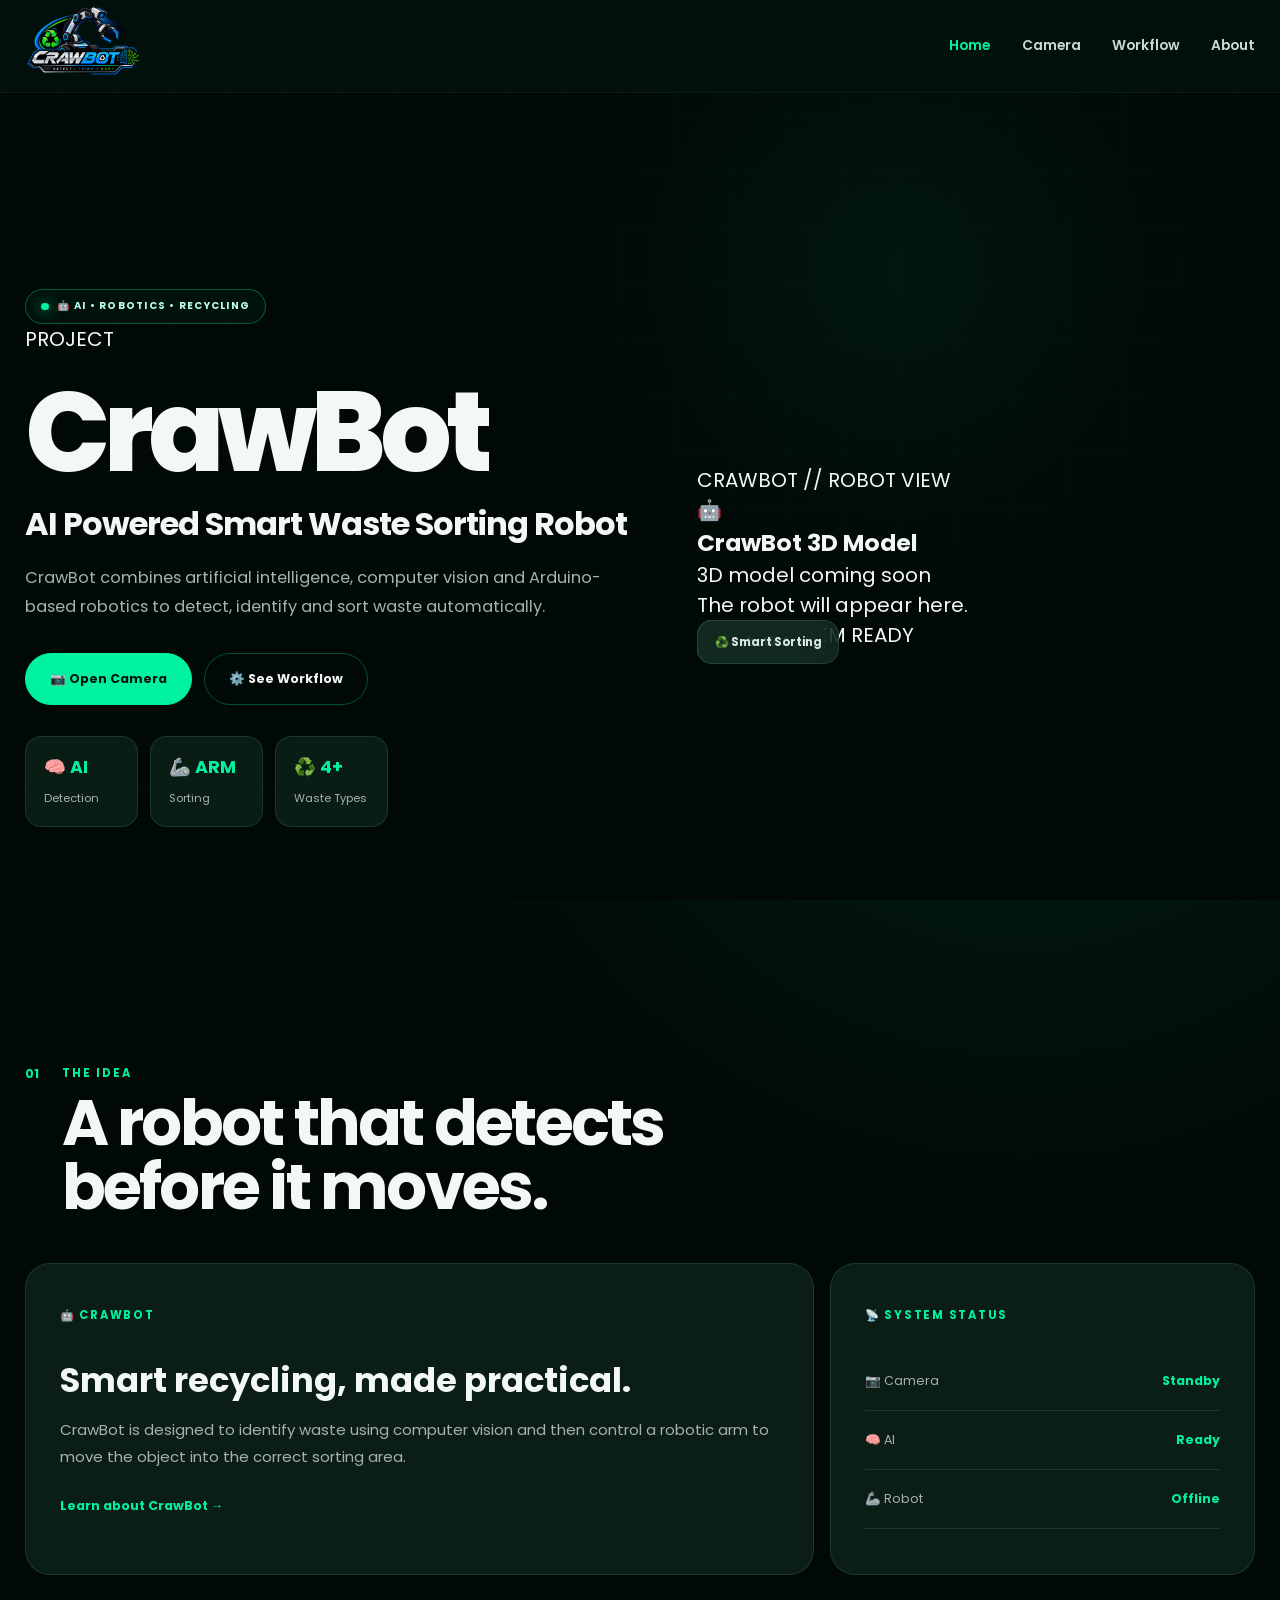
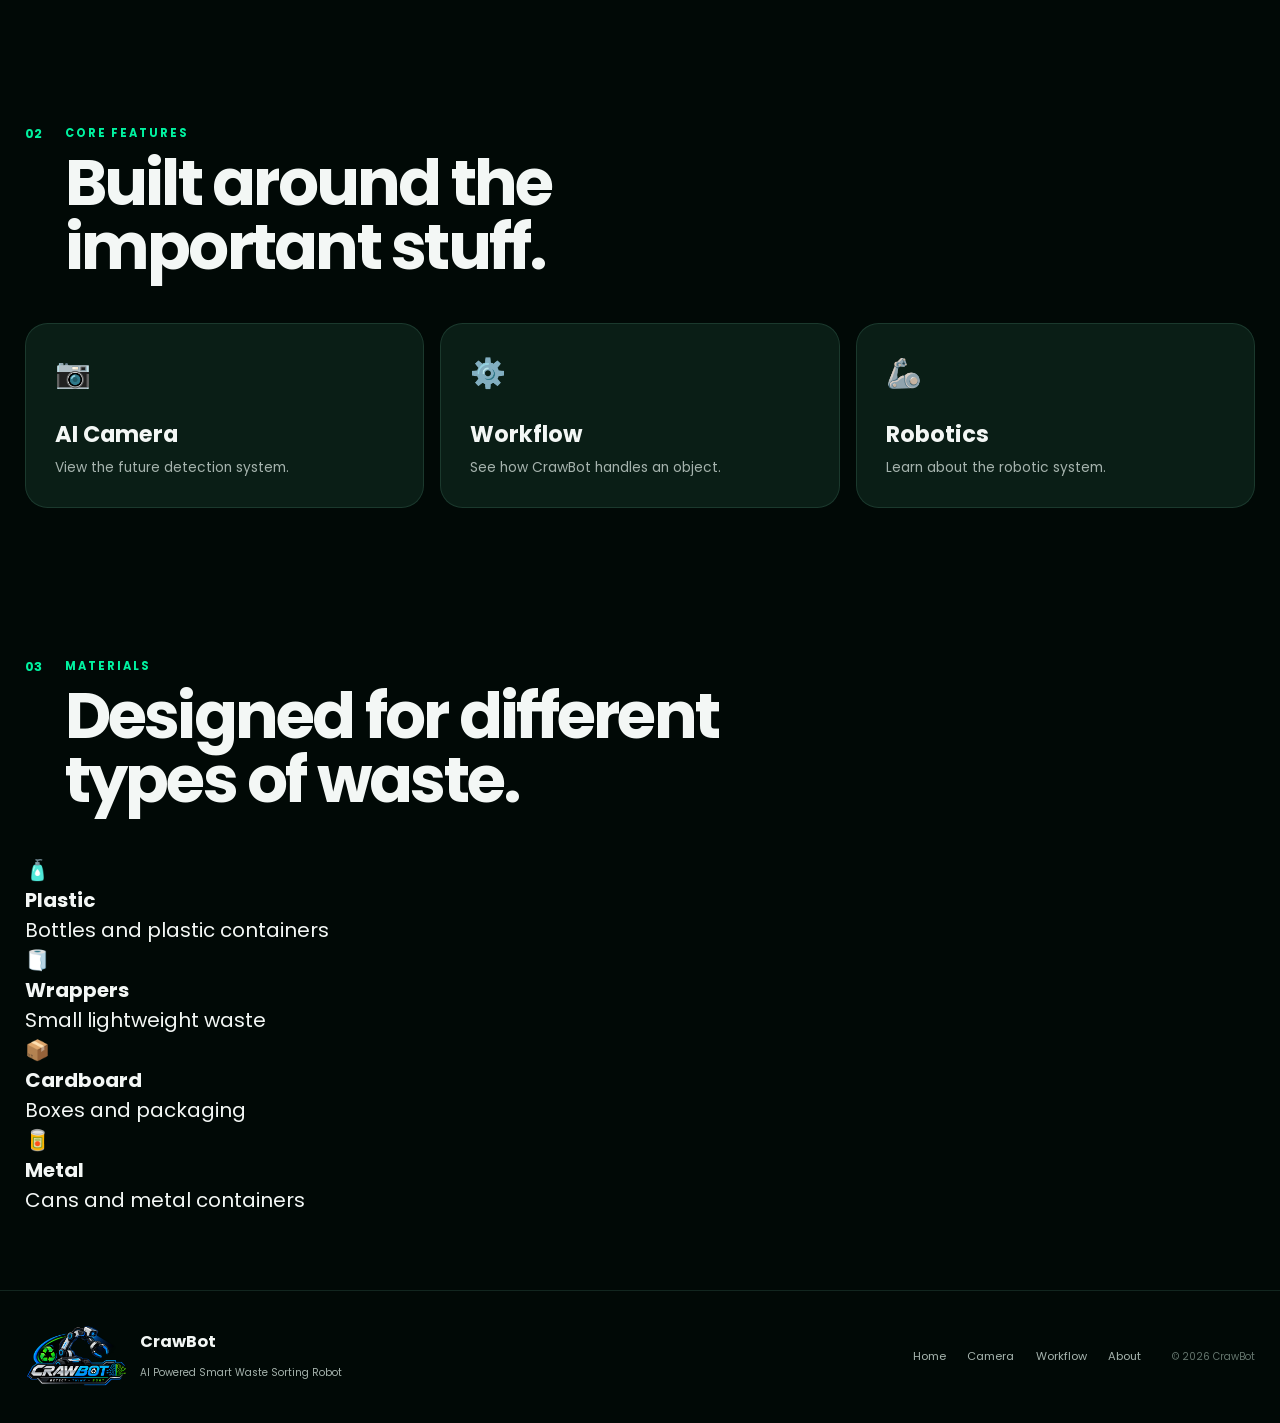
<file: index.html>
<!DOCTYPE html>
<html lang="en">
<head>
    <meta charset="UTF-8">
    <meta name="viewport" content="width=device-width, initial-scale=1.0">

    <title>CrawBot | AI Powered Smart Waste Sorting Robot</title>

    <meta
        name="description"
        content="CrawBot is an AI-powered smart waste sorting robot combining computer vision, robotics and Arduino control."
    >

    <link rel="preconnect" href="https://fonts.googleapis.com">
    <link rel="preconnect" href="https://fonts.gstatic.com" crossorigin>

    <link
        href="https://fonts.googleapis.com/css2?family=Poppins:wght@400;500;600;700;800&display=swap"
        rel="stylesheet"
    >

    <link rel="stylesheet" href="style.css">
</head>

<body>

    <div class="page-background"></div>


    <!-- NAVIGATION -->

    <header class="site-header">

        <div class="nav-inner">

            <a href="index.html" class="brand">
                <img
                    src="assets/logo.png"
                    alt="CrawBot logo"
                >
            </a>


            <nav class="nav-links" id="navLinks">

                <a
                    class="active"
                    href="index.html"
                >
                    Home
                </a>

                <a href="camera.html">
                    Camera
                </a>

                <a href="workflow.html">
                    Workflow
                </a>

                <a href="about.html">
                    About
                </a>

            </nav>


            <button
                class="menu-toggle"
                id="menuToggle"
                type="button"
                aria-label="Open navigation"
            >

                <span></span>
                <span></span>
                <span></span>

            </button>

        </div>

    </header>


    <main>


        <!-- =====================================================
             HOME HERO
        ====================================================== -->

        <section class="home-hero" id="home">


            <!-- LEFT SIDE: PROJECT INFORMATION -->

            <div class="hero-copy">

                <div class="eyebrow-pill">

                    <span class="status-dot"></span>

                    🤖 AI • ROBOTICS • RECYCLING

                </div>


                <!-- PROJECT NAME -->

                <div class="project-name">

                    <p>
                        PROJECT
                    </p>

                    <h1>
                        CrawBot
                    </h1>

                </div>


                <!-- PROJECT DESCRIPTION -->

                <h2>
                    AI Powered Smart
                    Waste Sorting Robot
                </h2>


                <p class="hero-description">

                    CrawBot combines artificial intelligence,
                    computer vision and Arduino-based robotics
                    to detect, identify and sort waste automatically.

                </p>


                <!-- BUTTONS -->

                <div class="hero-buttons">

                    <a
                        href="camera.html"
                        class="btn btn-primary"
                    >
                        📷 Open Camera
                    </a>


                    <a
                        href="workflow.html"
                        class="btn btn-secondary"
                    >
                        ⚙️ See Workflow
                    </a>

                </div>


                <!-- SMALL STATS -->

                <div class="mini-stats">


                    <div class="mini-stat">

                        <strong>
                            🧠 AI
                        </strong>

                        <span>
                            Detection
                        </span>

                    </div>


                    <div class="mini-stat">

                        <strong>
                            🦾 ARM
                        </strong>

                        <span>
                            Sorting
                        </span>

                    </div>


                    <div class="mini-stat">

                        <strong>
                            ♻️ 4+
                        </strong>

                        <span>
                            Waste Types
                        </span>

                    </div>

                </div>

            </div>


            <!-- RIGHT SIDE: 3D MODEL / ROBOT VISUAL -->

            <div class="home-robot-area">


                <div class="robot-board">


                    <!-- Grid background -->

                    <div class="robot-grid"></div>


                    <!-- Corner graphics -->

                    <div class="robot-corner top-left"></div>
                    <div class="robot-corner top-right"></div>
                    <div class="robot-corner bottom-left"></div>
                    <div class="robot-corner bottom-right"></div>


                    <!-- Small label -->

                    <div class="robot-label">

                        CRAWBOT // ROBOT VIEW

                    </div>


                    <!-- 3D MODEL PLACEHOLDER -->

                    <div class="robot-placeholder">

                        <div class="robot-placeholder-icon">

                            🤖

                        </div>


                        <h3>
                            CrawBot 3D Model
                        </h3>


                        <p>
                            3D model coming soon
                        </p>


                        <span>
                            The robot will appear here.
                        </span>

                    </div>


                    <!-- Floating status cards -->

                    <div class="floating-card robot-card-ai">

                        🧠 AI Vision

                    </div>


                    <div class="floating-card robot-card-arm">

                        🦾 Robotic Arm

                    </div>


                    <div class="floating-card robot-card-sort">

                        ♻️ Smart Sorting

                    </div>


                    <!-- Bottom status -->

                    <div class="robot-ready">

                        <span class="status-dot"></span>

                        ROBOT SYSTEM READY

                    </div>

                </div>

            </div>

        </section>


        <!-- =====================================================
             QUICK INTRO
        ====================================================== -->

        <section class="home-section">


            <div class="section-heading">

                <span>
                    01
                </span>


                <div>

                    <p>
                        THE IDEA
                    </p>

                    <h2>
                        A robot that detects
                        before it moves.
                    </h2>

                </div>

            </div>


            <div class="quick-grid">


                <article class="glass-card large-card">

                    <span class="card-label">
                        🤖 CRAWBOT
                    </span>


                    <h3>
                        Smart recycling,
                        made practical.
                    </h3>


                    <p>

                        CrawBot is designed to identify waste using
                        computer vision and then control a robotic
                        arm to move the object into the correct
                        sorting area.

                    </p>


                    <a
                        href="about.html"
                        class="text-link"
                    >
                        Learn about CrawBot →
                    </a>

                </article>


                <article class="glass-card">

                    <span class="card-label">
                        📡 SYSTEM STATUS
                    </span>


                    <div class="status-list">


                        <div>

                            <span>
                                📷 Camera
                            </span>

                            <strong>
                                Standby
                            </strong>

                        </div>


                        <div>

                            <span>
                                🧠 AI
                            </span>

                            <strong>
                                Ready
                            </strong>

                        </div>


                        <div>

                            <span>
                                🦾 Robot
                            </span>

                            <strong>
                                Offline
                            </strong>

                        </div>


                    </div>

                </article>

            </div>

        </section>


        <!-- =====================================================
             CORE FEATURES
        ====================================================== -->

        <section class="home-section compact-section">


            <div class="section-heading">

                <span>
                    02
                </span>


                <div>

                    <p>
                        CORE FEATURES
                    </p>

                    <h2>
                        Built around the important stuff.
                    </h2>

                </div>

            </div>


            <div class="small-feature-grid">


                <a
                    href="camera.html"
                    class="small-feature"
                >

                    <div class="feature-icon">
                        📷
                    </div>

                    <h3>
                        AI Camera
                    </h3>

                    <p>
                        View the future detection system.
                    </p>

                </a>


                <a
                    href="workflow.html"
                    class="small-feature"
                >

                    <div class="feature-icon">
                        ⚙️
                    </div>

                    <h3>
                        Workflow
                    </h3>

                    <p>
                        See how CrawBot handles an object.
                    </p>

                </a>


                <a
                    href="about.html"
                    class="small-feature"
                >

                    <div class="feature-icon">
                        🦾
                    </div>

                    <h3>
                        Robotics
                    </h3>

                    <p>
                        Learn about the robotic system.
                    </p>

                </a>

            </div>

        </section>


        <!-- =====================================================
             WASTE TYPES
        ====================================================== -->

        <section class="home-section">


            <div class="section-heading">

                <span>
                    03
                </span>


                <div>

                    <p>
                        MATERIALS
                    </p>

                    <h2>
                        Designed for different
                        types of waste.
                    </h2>

                </div>

            </div>


            <div class="waste-grid">


                <div class="waste-card">

                    <span class="waste-icon">
                        🧴
                    </span>

                    <div>

                        <strong>
                            Plastic
                        </strong>

                        <p>
                            Bottles and plastic containers
                        </p>

                    </div>

                </div>


                <div class="waste-card">

                    <span class="waste-icon">
                        🧻
                    </span>

                    <div>

                        <strong>
                            Wrappers
                        </strong>

                        <p>
                            Small lightweight waste
                        </p>

                    </div>

                </div>


                <div class="waste-card">

                    <span class="waste-icon">
                        📦
                    </span>

                    <div>

                        <strong>
                            Cardboard
                        </strong>

                        <p>
                            Boxes and packaging
                        </p>

                    </div>

                </div>


                <div class="waste-card">

                    <span class="waste-icon">
                        🥫
                    </span>

                    <div>

                        <strong>
                            Metal
                        </strong>

                        <p>
                            Cans and metal containers
                        </p>

                    </div>

                </div>

            </div>

        </section>


    </main>


    <!-- FOOTER -->

    <footer class="site-footer">

        <div class="footer-inner">


            <div class="footer-brand">

                <img
                    src="assets/logo.png"
                    alt="CrawBot"
                >


                <div>

                    <strong>
                        CrawBot
                    </strong>

                    <span>
                        AI Powered Smart Waste Sorting Robot
                    </span>

                </div>

            </div>


            <div class="footer-links">

                <a href="index.html">
                    Home
                </a>

                <a href="camera.html">
                    Camera
                </a>

                <a href="workflow.html">
                    Workflow
                </a>

                <a href="about.html">
                    About
                </a>

            </div>


            <div class="footer-copy">

                © <span id="year"></span>
                CrawBot

            </div>


        </div>

    </footer>


    <script src="script.js"></script>

</body>
</html>
</file>
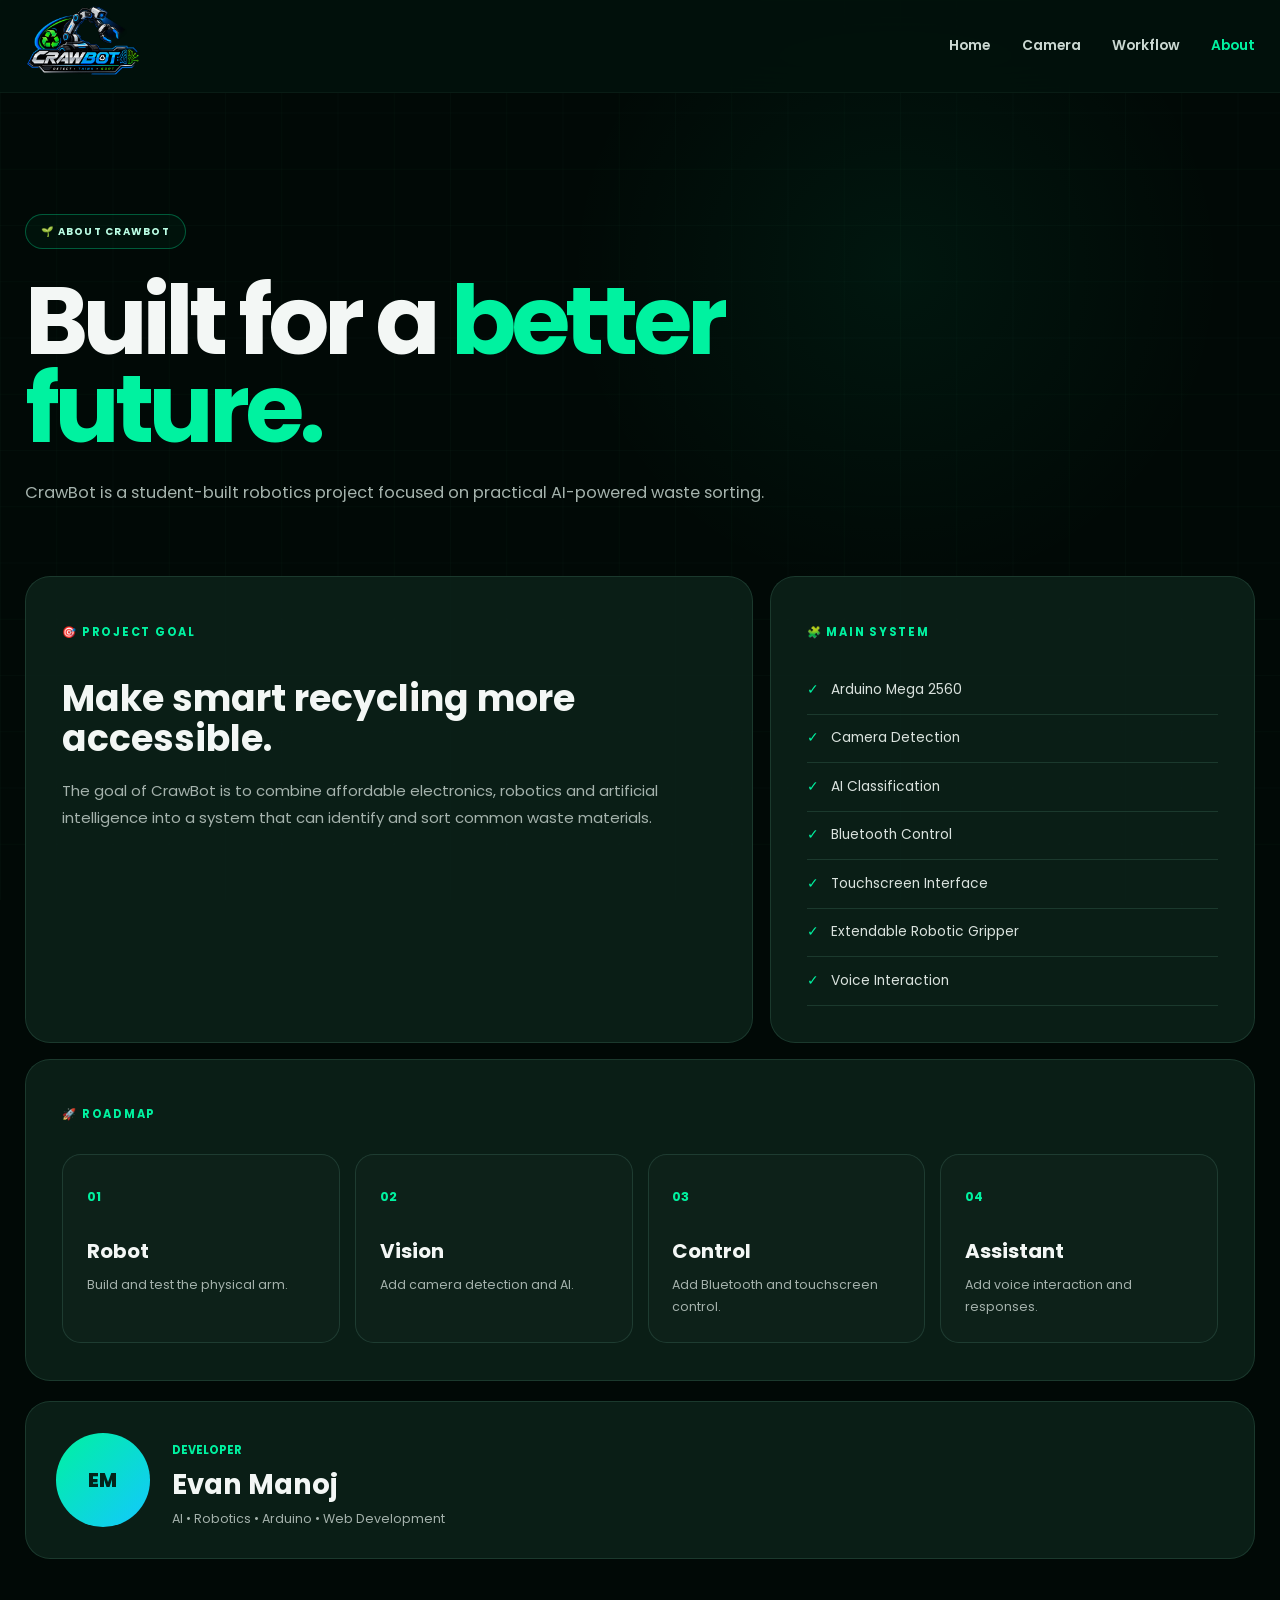
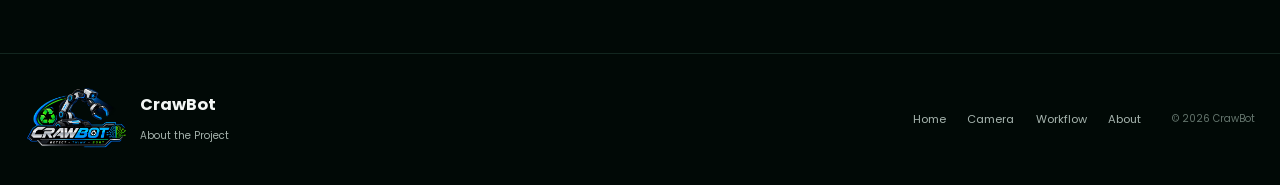
<file: about.html>
<!DOCTYPE html>
<html lang="en">
<head>

    <meta charset="UTF-8">
    <meta name="viewport" content="width=device-width, initial-scale=1.0">

    <title>CrawBot | About</title>

    <link rel="preconnect" href="https://fonts.googleapis.com">
    <link rel="preconnect" href="https://fonts.gstatic.com" crossorigin>

    <link
        href="https://fonts.googleapis.com/css2?family=Poppins:wght@400;500;600;700;800&display=swap"
        rel="stylesheet"
    >

    <link rel="stylesheet" href="style.css">

</head>

<body>

<div class="page-background"></div>

<header class="site-header">

    <div class="nav-inner">

        <a href="index.html" class="brand">
            <img src="assets/logo.png" alt="CrawBot">
        </a>

        <nav class="nav-links" id="navLinks">
            <a href="index.html">Home</a>
            <a href="camera.html">Camera</a>
            <a href="workflow.html">Workflow</a>
            <a class="active" href="about.html">About</a>
        </nav>

        <button
            class="menu-toggle"
            id="menuToggle"
            type="button"
        >
            <span></span>
            <span></span>
            <span></span>
        </button>

    </div>

</header>


<main class="inner-page">

    <section class="page-intro">

        <div class="eyebrow-pill">
            🌱 ABOUT CRAWBOT
        </div>

        <h1>
            Built for a
            <span>better future.</span>
        </h1>

        <p>
            CrawBot is a student-built robotics project focused on
            practical AI-powered waste sorting.
        </p>

    </section>


    <section class="about-page-grid">

        <article class="about-page-card">

            <span>🎯 PROJECT GOAL</span>

            <h2>
                Make smart recycling more accessible.
            </h2>

            <p>
                The goal of CrawBot is to combine affordable electronics,
                robotics and artificial intelligence into a system that
                can identify and sort common waste materials.
            </p>

        </article>


        <article class="about-page-card">

            <span>🧩 MAIN SYSTEM</span>

            <ul class="about-list">

                <li>Arduino Mega 2560</li>
                <li>Camera Detection</li>
                <li>AI Classification</li>
                <li>Bluetooth Control</li>
                <li>Touchscreen Interface</li>
                <li>Extendable Robotic Gripper</li>
                <li>Voice Interaction</li>

            </ul>

        </article>

    </section>


    <section class="about-page-card full-width">

        <span>🚀 ROADMAP</span>

        <div class="roadmap">

            <div>
                <strong>01</strong>
                <h3>Robot</h3>
                <p>
                    Build and test the physical arm.
                </p>
            </div>

            <div>
                <strong>02</strong>
                <h3>Vision</h3>
                <p>
                    Add camera detection and AI.
                </p>
            </div>

            <div>
                <strong>03</strong>
                <h3>Control</h3>
                <p>
                    Add Bluetooth and touchscreen control.
                </p>
            </div>

            <div>
                <strong>04</strong>
                <h3>Assistant</h3>
                <p>
                    Add voice interaction and responses.
                </p>
            </div>

        </div>

    </section>


    <section class="developer-card">

        <div class="developer-avatar">
            EM
        </div>

        <div>
            <span>DEVELOPER</span>

            <h2>
                Evan Manoj
            </h2>

            <p>
                AI • Robotics • Arduino • Web Development
            </p>
        </div>

    </section>

</main>


<footer class="site-footer">

    <div class="footer-inner">

        <div class="footer-brand">

            <img src="assets/logo.png" alt="CrawBot">

            <div>
                <strong>CrawBot</strong>
                <span>About the Project</span>
            </div>

        </div>

        <div class="footer-links">
            <a href="index.html">Home</a>
            <a href="camera.html">Camera</a>
            <a href="workflow.html">Workflow</a>
            <a href="about.html">About</a>
        </div>

        <div class="footer-copy">
            © <span id="year"></span> CrawBot
        </div>

    </div>

</footer>


<script src="script.js"></script>

</body>
</html>
</file>
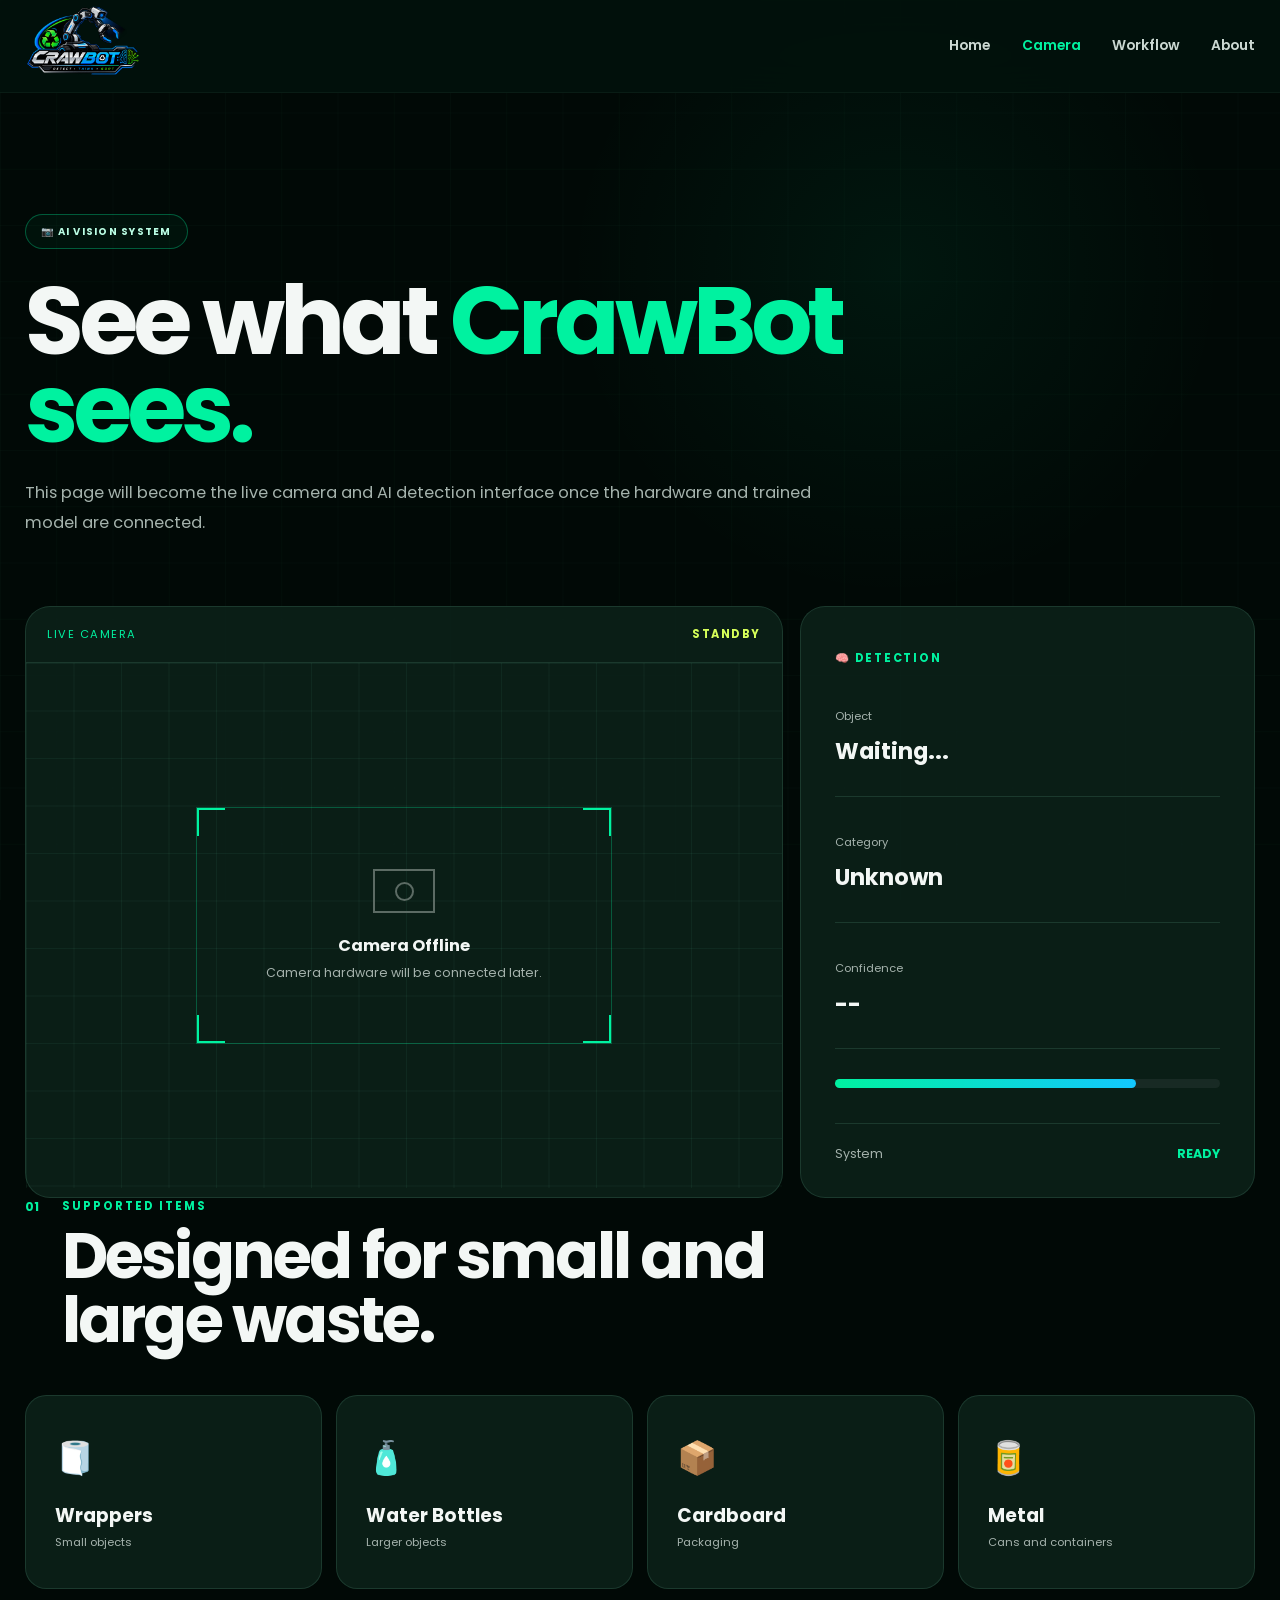
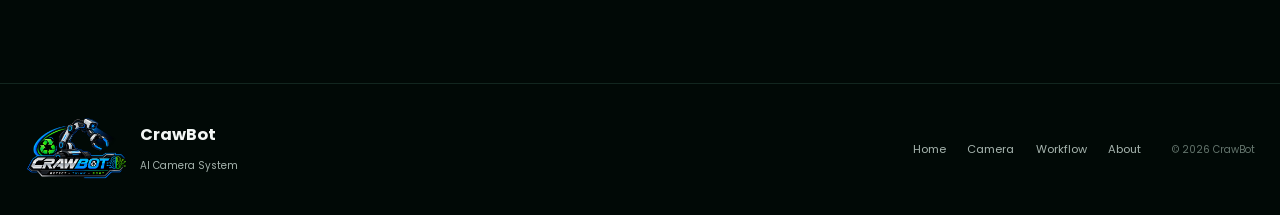
<file: camera.html>
<!DOCTYPE html>
<html lang="en">
<head>

    <meta charset="UTF-8">
    <meta name="viewport" content="width=device-width, initial-scale=1.0">

    <title>CrawBot | AI Camera</title>

    <link rel="preconnect" href="https://fonts.googleapis.com">
    <link rel="preconnect" href="https://fonts.gstatic.com" crossorigin>

    <link
        href="https://fonts.googleapis.com/css2?family=Poppins:wght@400;500;600;700;800&display=swap"
        rel="stylesheet"
    >

    <link rel="stylesheet" href="style.css">

</head>

<body>

<div class="page-background"></div>

<header class="site-header">

    <div class="nav-inner">

        <a href="index.html" class="brand">
            <img src="assets/logo.png" alt="CrawBot">
        </a>

        <nav class="nav-links" id="navLinks">
            <a href="index.html">Home</a>
            <a class="active" href="camera.html">Camera</a>
            <a href="workflow.html">Workflow</a>
            <a href="about.html">About</a>
        </nav>

        <button
            class="menu-toggle"
            id="menuToggle"
            type="button"
        >
            <span></span>
            <span></span>
            <span></span>
        </button>

    </div>

</header>


<main class="inner-page">

    <section class="page-intro">

        <div class="eyebrow-pill">
            📷 AI VISION SYSTEM
        </div>

        <h1>
            See what
            <span>CrawBot sees.</span>
        </h1>

        <p>
            This page will become the live camera and AI detection
            interface once the hardware and trained model are connected.
        </p>

    </section>


    <section class="camera-page-grid">

        <div class="camera-large">

            <div class="camera-header">

                <span>
                    LIVE CAMERA
                </span>

                <strong>
                    STANDBY
                </strong>

            </div>


            <div class="camera-preview">

                <div class="camera-grid"></div>

                <div class="camera-frame">

                    <span></span>
                    <span></span>
                    <span></span>
                    <span></span>

                </div>

                <div class="camera-message">

                    <div class="camera-icon"></div>

                    <h3>
                        Camera Offline
                    </h3>

                    <p>
                        Camera hardware will be connected later.
                    </p>

                </div>

            </div>

        </div>


        <aside class="detection-box">

            <span class="box-label">
                🧠 DETECTION
            </span>

            <div class="detection-item">
                <span>Object</span>
                <strong>Waiting...</strong>
            </div>

            <div class="detection-item">
                <span>Category</span>
                <strong>Unknown</strong>
            </div>

            <div class="detection-item">
                <span>Confidence</span>
                <strong>--</strong>
            </div>

            <div class="confidence-line">
                <div></div>
            </div>

            <div class="camera-status">
                <span>System</span>
                <strong>READY</strong>
            </div>

        </aside>

    </section>


    <section class="sample-detection">

        <div class="section-heading">
            <span>01</span>

            <div>
                <p>SUPPORTED ITEMS</p>
                <h2>
                    Designed for small and large waste.
                </h2>
            </div>
        </div>


        <div class="item-grid">

            <div class="item-card">
                🧻
                <strong>Wrappers</strong>
                <span>Small objects</span>
            </div>

            <div class="item-card">
                🧴
                <strong>Water Bottles</strong>
                <span>Larger objects</span>
            </div>

            <div class="item-card">
                📦
                <strong>Cardboard</strong>
                <span>Packaging</span>
            </div>

            <div class="item-card">
                🥫
                <strong>Metal</strong>
                <span>Cans and containers</span>
            </div>

        </div>

    </section>

</main>


<footer class="site-footer">

    <div class="footer-inner">

        <div class="footer-brand">

            <img src="assets/logo.png" alt="CrawBot">

            <div>
                <strong>CrawBot</strong>
                <span>AI Camera System</span>
            </div>

        </div>

        <div class="footer-links">
            <a href="index.html">Home</a>
            <a href="camera.html">Camera</a>
            <a href="workflow.html">Workflow</a>
            <a href="about.html">About</a>
        </div>

        <div class="footer-copy">
            © <span id="year"></span> CrawBot
        </div>

    </div>

</footer>


<script src="script.js"></script>

</body>
</html>
</file>
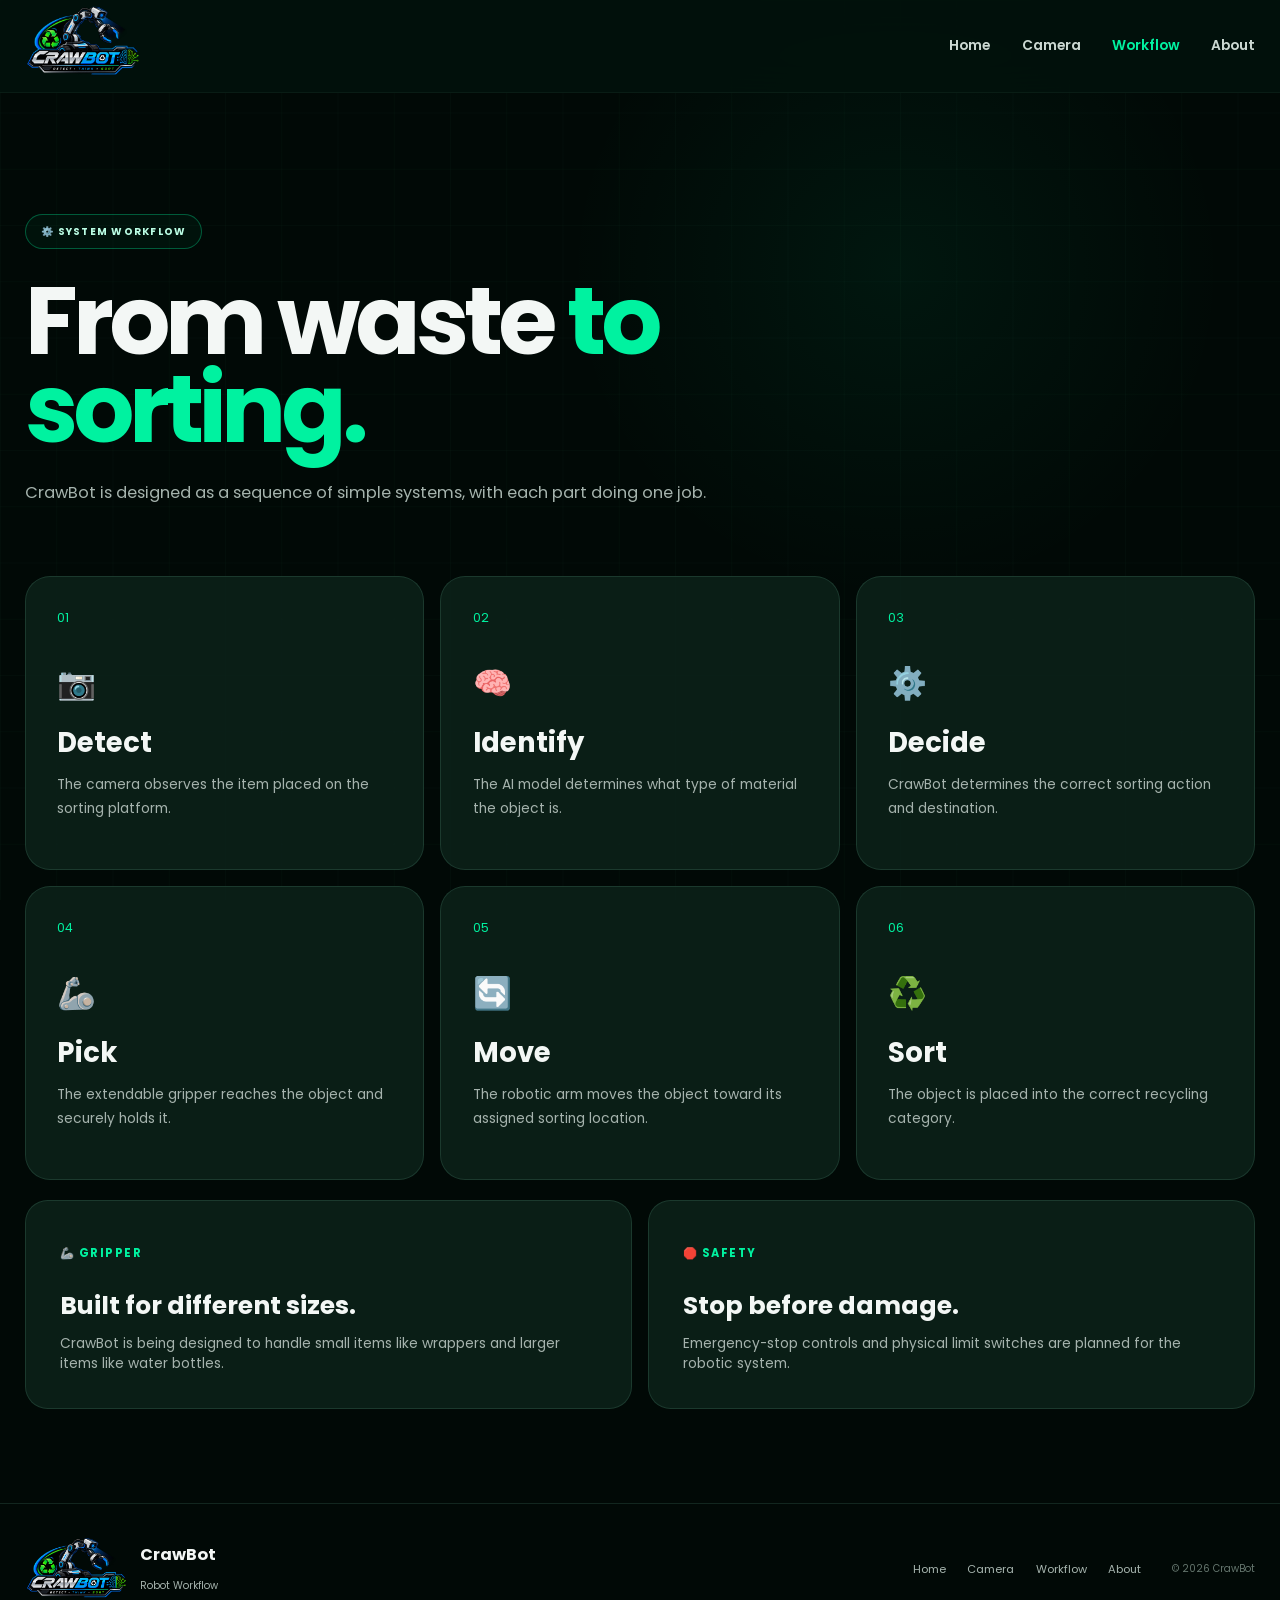
<file: workflow.html>
<!DOCTYPE html>
<html lang="en">
<head>

    <meta charset="UTF-8">
    <meta name="viewport" content="width=device-width, initial-scale=1.0">

    <title>CrawBot | Workflow</title>

    <link rel="preconnect" href="https://fonts.googleapis.com">
    <link rel="preconnect" href="https://fonts.gstatic.com" crossorigin>

    <link
        href="https://fonts.googleapis.com/css2?family=Poppins:wght@400;500;600;700;800&display=swap"
        rel="stylesheet"
    >

    <link rel="stylesheet" href="style.css">

</head>

<body>

<div class="page-background"></div>

<header class="site-header">

    <div class="nav-inner">

        <a href="index.html" class="brand">
            <img src="assets/logo.png" alt="CrawBot">
        </a>

        <nav class="nav-links" id="navLinks">
            <a href="index.html">Home</a>
            <a href="camera.html">Camera</a>
            <a class="active" href="workflow.html">Workflow</a>
            <a href="about.html">About</a>
        </nav>

        <button
            class="menu-toggle"
            id="menuToggle"
            type="button"
        >
            <span></span>
            <span></span>
            <span></span>
        </button>

    </div>

</header>


<main class="inner-page">

    <section class="page-intro">

        <div class="eyebrow-pill">
            ⚙️ SYSTEM WORKFLOW
        </div>

        <h1>
            From waste
            <span>to sorting.</span>
        </h1>

        <p>
            CrawBot is designed as a sequence of simple systems,
            with each part doing one job.
        </p>

    </section>


    <section class="workflow-page-grid">

        <article class="workflow-large-card">

            <div class="workflow-number">
                01
            </div>

            <div class="workflow-symbol">
                📷
            </div>

            <h2>
                Detect
            </h2>

            <p>
                The camera observes the item placed on the
                sorting platform.
            </p>

        </article>


        <article class="workflow-large-card">

            <div class="workflow-number">
                02
            </div>

            <div class="workflow-symbol">
                🧠
            </div>

            <h2>
                Identify
            </h2>

            <p>
                The AI model determines what type of material
                the object is.
            </p>

        </article>


        <article class="workflow-large-card">

            <div class="workflow-number">
                03
            </div>

            <div class="workflow-symbol">
                ⚙️
            </div>

            <h2>
                Decide
            </h2>

            <p>
                CrawBot determines the correct sorting action
                and destination.
            </p>

        </article>


        <article class="workflow-large-card">

            <div class="workflow-number">
                04
            </div>

            <div class="workflow-symbol">
                🦾
            </div>

            <h2>
                Pick
            </h2>

            <p>
                The extendable gripper reaches the object and
                securely holds it.
            </p>

        </article>


        <article class="workflow-large-card">

            <div class="workflow-number">
                05
            </div>

            <div class="workflow-symbol">
                🔄
            </div>

            <h2>
                Move
            </h2>

            <p>
                The robotic arm moves the object toward its
                assigned sorting location.
            </p>

        </article>


        <article class="workflow-large-card">

            <div class="workflow-number">
                06
            </div>

            <div class="workflow-symbol">
                ♻️
            </div>

            <h2>
                Sort
            </h2>

            <p>
                The object is placed into the correct recycling
                category.
            </p>

        </article>

    </section>


    <section class="workflow-bottom">

        <div class="small-info-card">

            <span>🦾 GRIPPER</span>

            <h3>
                Built for different sizes.
            </h3>

            <p>
                CrawBot is being designed to handle small items
                like wrappers and larger items like water bottles.
            </p>

        </div>


        <div class="small-info-card">

            <span>🛑 SAFETY</span>

            <h3>
                Stop before damage.
            </h3>

            <p>
                Emergency-stop controls and physical limit switches
                are planned for the robotic system.
            </p>

        </div>

    </section>

</main>


<footer class="site-footer">

    <div class="footer-inner">

        <div class="footer-brand">

            <img src="assets/logo.png" alt="CrawBot">

            <div>
                <strong>CrawBot</strong>
                <span>Robot Workflow</span>
            </div>

        </div>

        <div class="footer-links">
            <a href="index.html">Home</a>
            <a href="camera.html">Camera</a>
            <a href="workflow.html">Workflow</a>
            <a href="about.html">About</a>
        </div>

        <div class="footer-copy">
            © <span id="year"></span> CrawBot
        </div>

    </div>

</footer>


<script src="script.js"></script>

</body>
</html>
</file>
<file: style.css>
* {
    margin: 0;
    padding: 0;
    box-sizing: border-box;
}

:root {
    --bg: #02120d;
    --bg-dark: #010906;
    --panel: rgba(13, 37, 27, 0.78);
    --panel-light: rgba(19, 48, 36, 0.88);

    --border: rgba(147, 255, 211, 0.12);
    --border-strong: rgba(0, 245, 160, 0.30);

    --text: #f3f7f5;
    --muted: #a5b3ad;
    --muted-dark: #64756d;

    --green: #00f2a0;
    --green-bright: #18ffae;
    --green-dark: #00b879;

    --cyan: #13c7ff;
    --yellow: #d6ff59;
    --red: #ff5d5d;
}

html {
    scroll-behavior: smooth;
}

body {
    min-height: 100vh;
    color: var(--text);
    font-family: "Poppins", Arial, sans-serif;
    overflow-x: hidden;

    background:
        radial-gradient(
            circle at 80% 20%,
            rgba(0, 245, 160, 0.09),
            transparent 25%
        ),
        var(--bg-dark);

    /* Desktop visual scale */
    zoom: 1.25;
}

a {
    color: inherit;
    text-decoration: none;
}

button {
    font: inherit;
}

.page-background {
    position: fixed;
    inset: 0;
    z-index: -10;

    background:
        radial-gradient(
            circle at 70% 30%,
            rgba(0, 245, 160, 0.06),
            transparent 30%
        ),
        var(--bg-dark);
}

.page-background::after {
    content: "";
    position: absolute;
    inset: 0;
    opacity: 0.42;

    background-image:
        linear-gradient(
            rgba(110,255,196,0.05) 1px,
            transparent 1px
        ),
        linear-gradient(
            90deg,
            rgba(110,255,196,0.05) 1px,
            transparent 1px
        );

    background-size: 45px 45px;
}


/* =========================================================
   NAVBAR
========================================================= */

.site-header {
    position: fixed;
    top: 0;
    left: 0;
    width: 100%;
    height: 74px;

    z-index: 1000;

    background:
        rgba(2, 18, 13, 0.92);

    backdrop-filter: blur(15px);

    border-bottom:
        1px solid
        rgba(160,255,215,0.05);
}

.nav-inner {
    width:
        min(
            1120px,
            calc(100% - 40px)
        );

    height: 100%;
    margin: auto;

    display: flex;
    align-items: center;
    justify-content: space-between;
}

.brand img {
    width: 104px;
    height: 62px;

    object-fit: contain;
    object-position: left center;
}

.nav-links {
    display: flex;
    align-items: center;
    gap: 25px;
}

.nav-links a {
    color: #cbd8d2;

    font-size: 11px;
    font-weight: 600;

    transition: color 0.2s ease;
}

.nav-links a:hover,
.nav-links a.active {
    color: var(--green);
}

.menu-toggle {
    display: none;
    border: 0;
    background: transparent;
}

.menu-toggle span {
    display: block;

    width: 23px;
    height: 2px;

    margin: 5px;

    background: white;
}


/* =========================================================
   COMMON
========================================================= */

.section {
    width:
        min(
            1120px,
            calc(100% - 40px)
        );

    margin: auto;

    padding: 75px 0;
}

.section-heading {
    display: flex;
    align-items: flex-start;
    gap: 18px;

    margin-bottom: 35px;
}

.section-heading > span {
    color: var(--green);
    font-size: 10px;
    font-weight: 700;
}

.section-heading p {
    color: var(--green);
    font-size: 9px;
    font-weight: 700;
    letter-spacing: 1.6px;
}

.section-heading h2 {
    margin-top: 7px;

    max-width: 640px;

    font-size:
        clamp(
            32px,
            4vw,
            53px
        );

    line-height: 1;
    letter-spacing: -2.2px;
}


/* =========================================================
   BUTTONS
========================================================= */

.btn {
    min-height: 42px;

    padding:
        0
        19px;

    display: inline-flex;
    align-items: center;
    justify-content: center;

    border-radius: 999px;

    border:
        1px solid
        var(--border-strong);

    font-size: 10px;
    font-weight: 700;

    transition:
        transform .2s ease,
        color .2s ease,
        background .2s ease;
}

.btn-primary {
    color: #00150d;
    background: var(--green);
    border-color: var(--green);
}

.btn-primary:hover {
    transform: translateY(-2px);
    background: var(--green-bright);
}

.btn-secondary {
    background: transparent;
}

.btn-secondary:hover {
    transform: translateY(-2px);
    color: var(--green);
}


/* =========================================================
   HOME
========================================================= */

.home-hero {
    width:
        min(
            1120px,
            calc(100% - 40px)
        );

    min-height: 88vh;

    margin: auto;

    padding-top: 100px;

    display: grid;

    grid-template-columns:
        1.05fr
        .95fr;

    gap: 45px;

    align-items: center;
}

.hero-copy {
    text-align: left;
}

.eyebrow-pill {
    display: inline-flex;

    align-items: center;
    gap: 7px;

    padding:
        7px
        12px;

    color: #bafde4;

    border:
        1px solid
        rgba(0,245,160,0.32);

    border-radius: 999px;

    background:
        rgba(
            0,
            245,
            160,
            .04
        );

    font-size: 8px;
    font-weight: 700;

    letter-spacing: 1px;
}

.status-dot {
    width: 6px;
    height: 6px;

    border-radius: 50%;

    background:
        var(--green);

    box-shadow:
        0 0 10px
        rgba(
            0,
            245,
            160,
            .75
        );
}

.home-hero h1 {
    margin-top: 23px;

    font-size:
        clamp(
            54px,
            7vw,
            91px
        );

    line-height: .88;

    letter-spacing: -5px;

    font-weight: 800;
}

.home-hero h1 span {
    display: block;
}

.home-hero h1 .accent {
    color:
        var(--green-bright);
}

.home-hero h2 {
    margin-top: 20px;

    font-size:
        clamp(
            19px,
            2vw,
            27px
        );

    line-height: 1.1;

    letter-spacing: -.8px;
}

.hero-copy > p {
    max-width: 540px;

    margin-top: 17px;

    color: var(--muted);

    font-size: 13px;

    line-height: 1.8;
}

.hero-buttons {
    display: flex;
    gap: 10px;

    margin-top: 25px;
}

.mini-stats {
    display: flex;
    gap: 10px;

    margin-top: 25px;
}

.mini-stats div {
    min-width: 90px;

    padding:
        13px
        14px;

    border:
        1px solid
        var(--border);

    border-radius: 13px;

    background:
        rgba(
            13,
            37,
            27,
            .75
        );
}

.mini-stats strong {
    display: block;

    color:
        var(--green);

    font-size: 14px;
}

.mini-stats span {
    color:
        var(--muted);

    font-size: 9px;
}


/* HOME VISUAL */

.hero-board {
    width: 100%;

    aspect-ratio: 1.05;

    position: relative;

    overflow: hidden;

    border:
        1px solid
        var(--border-strong);

    background:
        rgba(
            6,
            28,
            19,
            .48
        );
}

.hero-grid {
    position: absolute;
    inset: 0;

    background-image:
        linear-gradient(
            rgba(104,255,190,.07) 1px,
            transparent 1px
        ),
        linear-gradient(
            90deg,
            rgba(104,255,190,.07) 1px,
            transparent 1px
        );

    background-size: 34px 34px;
}

.visual-corner {
    position: absolute;

    width: 24px;
    height: 24px;

    z-index: 5;
}

.visual-corner.top-left {
    top: 16px;
    left: 16px;

    border-top:
        1px solid
        var(--yellow);

    border-left:
        1px solid
        var(--yellow);
}

.visual-corner.top-right {
    top: 16px;
    right: 16px;

    border-top:
        1px solid
        var(--yellow);

    border-right:
        1px solid
        var(--yellow);
}

.visual-corner.bottom-left {
    bottom: 16px;
    left: 16px;

    border-bottom:
        1px solid
        var(--yellow);

    border-left:
        1px solid
        var(--yellow);
}

.visual-corner.bottom-right {
    bottom: 16px;
    right: 16px;

    border-bottom:
        1px solid
        var(--yellow);

    border-right:
        1px solid
        var(--yellow);
}

.visual-label {
    position: absolute;
    top: 18px;
    left: 20px;

    z-index: 6;

    color:
        var(--muted-dark);

    font-size: 8px;

    letter-spacing: 1.5px;
}

.visual-target {
    width: 50%;
    height: 58%;

    position: absolute;

    left: 25%;
    top: 21%;

    border:
        1px solid
        rgba(
            214,
            255,
            89,
            .2
        );
}

.target-circle {
    width: 105px;
    height: 105px;

    position: absolute;

    left: 50%;
    top: 50%;

    transform:
        translate(
            -50%,
            -50%
        );

    border:
        1px solid
        rgba(
            0,
            245,
            160,
            .34
        );

    border-radius: 50%;
}

.target-line {
    position: absolute;

    background:
        rgba(
            0,
            245,
            160,
            .27
        );
}

.target-line.horizontal {
    left: 0;
    right: 0;

    top: 50%;

    height: 1px;
}

.target-line.vertical {
    top: 0;
    bottom: 0;

    left: 50%;

    width: 1px;
}

.center-logo {
    position: absolute;

    left: 50%;
    top: 50%;

    transform:
        translate(
            -50%,
            -50%
        );

    width: 165px;
    height: 165px;

    display: flex;

    align-items: center;
    justify-content: center;

    border:
        1px solid
        rgba(
            214,
            255,
            89,
            .22
        );

    background:
        rgba(
            3,
            14,
            9,
            .78
        );
}

.center-logo img {
    width: 136px;
    height: auto;
}

.floating-card {
    position: absolute;

    padding:
        10px
        13px;

    border:
        1px solid
        rgba(
            145,
            255,
            209,
            .12
        );

    border-radius: 12px;

    background:
        rgba(
            19,
            42,
            32,
            .9
        );

    color:
        #dce9e3;

    font-size: 9px;
    font-weight: 700;

    z-index: 7;
}

.card-one {
    top: 25px;
    right: 40%;
}

.card-two {
    top: 28%;
    right: -7px;
}

.card-three {
    left: 17%;
    bottom: 22px;
}

.ready-label {
    position: absolute;

    left: 20px;
    bottom: 18px;

    z-index: 6;

    display: flex;

    align-items: center;

    gap: 7px;

    color:
        var(--muted-dark);

    font-size: 8px;

    letter-spacing: 1.2px;
}


/* =========================================================
   HOME CARDS
========================================================= */

.home-section {
    width:
        min(
            1120px,
            calc(100% - 40px)
        );

    margin:
        auto;

    padding:
        60px 0;
}

.quick-grid {
    display: grid;

    grid-template-columns:
        1.3fr
        .7fr;

    gap: 13px;
}

.glass-card {
    padding: 27px;

    border:
        1px solid
        var(--border);

    border-radius: 20px;

    background:
        var(--panel);
}

.large-card {
    min-height: 250px;
}

.card-label {
    color:
        var(--green);

    font-size: 9px;

    font-weight: 700;

    letter-spacing: 1.4px;
}

.large-card h3 {
    margin-top: 28px;

    max-width: 550px;

    font-size: 27px;

    line-height: 1.1;
}

.large-card p {
    max-width: 600px;

    margin-top: 13px;

    color:
        var(--muted);

    font-size: 12px;

    line-height: 1.8;
}

.text-link {
    display: inline-block;

    margin-top: 22px;

    color:
        var(--green);

    font-size: 10px;

    font-weight: 700;
}

.status-list {
    margin-top: 20px;
}

.status-list div {
    display: flex;

    justify-content:
        space-between;

    padding:
        16px 0;

    border-bottom:
        1px solid
        var(--border);
}

.status-list span {
    color:
        var(--muted);

    font-size: 10px;
}

.status-list strong {
    color:
        var(--green);

    font-size: 10px;
}

.small-feature-grid {
    display: grid;

    grid-template-columns:
        repeat(
            3,
            1fr
        );

    gap: 13px;
}

.small-feature {
    padding: 23px;

    border:
        1px solid
        var(--border);

    border-radius: 18px;

    background:
        var(--panel);

    transition:
        transform .2s ease,
        border-color .2s ease;
}

.small-feature:hover {
    transform:
        translateY(-4px);

    border-color:
        var(--border-strong);
}

.feature-icon {
    font-size: 23px;
}

.small-feature h3 {
    margin-top: 17px;

    font-size: 18px;
}

.small-feature p {
    margin-top: 6px;

    color:
        var(--muted);

    font-size: 11px;
}


/* =========================================================
   INNER PAGES
========================================================= */

.inner-page {
    width:
        min(
            1120px,
            calc(100% - 40px)
        );

    margin: auto;

    padding-top: 125px;

    padding-bottom: 75px;
}

.page-intro {
    max-width: 750px;

    padding:
        45px
        0
        55px;
}

.page-intro h1 {
    margin-top: 22px;

    font-size:
        clamp(
            47px,
            6vw,
            78px
        );

    line-height: .92;

    letter-spacing: -4px;
}

.page-intro h1 span {
    color:
        var(--green);
}

.page-intro p {
    max-width: 650px;

    margin-top: 20px;

    color:
        var(--muted);

    font-size: 13px;

    line-height: 1.8;
}


/* =========================================================
   CAMERA PAGE
========================================================= */

.camera-page-grid {
    display: grid;

    grid-template-columns:
        1.25fr
        .75fr;

    gap: 14px;
}

.camera-large,
.detection-box {
    border:
        1px solid
        var(--border);

    border-radius: 20px;

    background:
        var(--panel);
}

.camera-header {
    height: 45px;

    padding:
        0
        17px;

    display: flex;

    align-items: center;

    justify-content:
        space-between;

    border-bottom:
        1px solid
        var(--border);

    color:
        var(--green);

    font-size: 9px;

    letter-spacing: 1.2px;
}

.camera-header strong {
    color:
        var(--yellow);
}

.camera-preview {
    min-height: 420px;

    position: relative;

    display: flex;

    align-items: center;

    justify-content: center;

    overflow:
        hidden;
}

.camera-grid {
    position: absolute;

    inset: 0;

    background-image:
        linear-gradient(
            rgba(
                110,
                255,
                196,
                .055
            )
            1px,
            transparent 1px
        ),
        linear-gradient(
            90deg,
            rgba(
                110,
                255,
                196,
                .055
            )
            1px,
            transparent 1px
        );

    background-size:
        38px 38px;
}

.camera-frame {
    width: 55%;
    height: 45%;

    position: absolute;

    border:
        1px solid
        rgba(
            0,
            245,
            160,
            .28
        );
}

.camera-frame span {
    width: 22px;
    height: 22px;

    position: absolute;
}

.camera-frame span:nth-child(1) {
    top: 0;
    left: 0;

    border-top:
        2px solid
        var(--green);

    border-left:
        2px solid
        var(--green);
}

.camera-frame span:nth-child(2) {
    top: 0;
    right: 0;

    border-top:
        2px solid
        var(--green);

    border-right:
        2px solid
        var(--green);
}

.camera-frame span:nth-child(3) {
    bottom: 0;
    left: 0;

    border-bottom:
        2px solid
        var(--green);

    border-left:
        2px solid
        var(--green);
}

.camera-frame span:nth-child(4) {
    bottom: 0;
    right: 0;

    border-bottom:
        2px solid
        var(--green);

    border-right:
        2px solid
        var(--green);
}

.camera-message {
    position: relative;

    z-index: 2;

    text-align: center;
}

.camera-icon {
    width: 50px;
    height: 35px;

    margin:
        0 auto;

    border:
        2px solid
        #5c6b64;

    position: relative;
}

.camera-icon::after {
    content: "";

    width: 12px;
    height: 12px;

    position: absolute;

    left: 16px;
    top: 9px;

    border:
        2px solid
        #5c6b64;

    border-radius: 50%;
}

.camera-message h3 {
    margin-top: 16px;

    font-size: 13px;
}

.camera-message p {
    margin-top: 5px;

    color:
        var(--muted);

    font-size: 10px;
}

.detection-box {
    padding:
        27px;
}

.box-label {
    color:
        var(--green);

    font-size: 9px;

    font-weight: 700;

    letter-spacing: 1.4px;
}

.detection-item {
    padding:
        22px 0;

    border-bottom:
        1px solid
        var(--border);
}

.detection-item span {
    color:
        var(--muted);

    font-size: 9px;
}

.detection-item strong {
    display: block;

    margin-top: 5px;

    font-size: 18px;
}

.confidence-line {
    height: 7px;

    margin-top: 24px;

    border-radius:
        999px;

    background:
        rgba(
            255,
            255,
            255,
            .06
        );
}

.confidence-line div {
    width: 0;
    height: 100%;

    border-radius:
        inherit;

    background:
        linear-gradient(
            90deg,
            var(--green),
            var(--cyan)
        );
}

.camera-status {
    display: flex;

    justify-content:
        space-between;

    margin-top: 28px;

    padding-top: 17px;

    border-top:
        1px solid
        var(--border);
}

.camera-status span {
    color:
        var(--muted);

    font-size: 10px;
}

.camera-status strong {
    color:
        var(--green);

    font-size: 10px;
}

.item-grid {
    display: grid;

    grid-template-columns:
        repeat(
            4,
            1fr
        );

    gap: 11px;
}

.item-card {
    min-height: 155px;

    padding: 23px;

    display: flex;

    flex-direction: column;

    justify-content:
        center;

    border:
        1px solid
        var(--border);

    border-radius: 17px;

    background:
        var(--panel);

    font-size: 26px;
}

.item-card strong {
    margin-top: 15px;

    font-size: 15px;
}

.item-card span {
    margin-top: 3px;

    color:
        var(--muted);

    font-size: 9px;
}


/* =========================================================
   WORKFLOW PAGE
========================================================= */

.workflow-page-grid {
    display: grid;

    grid-template-columns:
        repeat(
            3,
            1fr
        );

    gap: 13px;
}

.workflow-large-card {
    min-height: 235px;

    padding: 25px;

    border:
        1px solid
        var(--border);

    border-radius: 20px;

    background:
        var(--panel);
}

.workflow-number {
    color:
        var(--green);

    font-size: 10px;
}

.workflow-symbol {
    margin-top: 27px;

    font-size: 25px;
}

.workflow-large-card h2 {
    margin-top: 12px;

    font-size: 22px;
}

.workflow-large-card p {
    margin-top: 7px;

    color:
        var(--muted);

    font-size: 11px;

    line-height: 1.7;
}

.workflow-bottom {
    display: grid;

    grid-template-columns:
        1fr
        1fr;

    gap: 13px;

    margin-top: 16px;
}

.small-info-card {
    padding: 27px;

    border:
        1px solid
        var(--border);

    border-radius: 18px;

    background:
        var(--panel);
}

.small-info-card > span {
    color:
        var(--green);

    font-size: 9px;

    font-weight: 700;

    letter-spacing: 1.2px;
}

.small-info-card h3 {
    margin-top: 18px;

    font-size: 20px;
}

.small-info-card p {
    margin-top: 7px;

    color:
        var(--muted);

    font-size: 11px;
}


/* =========================================================
   ABOUT PAGE
========================================================= */

.about-page-grid {
    display: grid;

    grid-template-columns:
        1.2fr
        .8fr;

    gap: 13px;
}

.about-page-card {
    padding: 29px;

    border:
        1px solid
        var(--border);

    border-radius: 20px;

    background:
        var(--panel);
}

.about-page-card > span {
    color:
        var(--green);

    font-size: 9px;

    font-weight: 700;

    letter-spacing: 1.4px;
}

.about-page-card h2 {
    margin-top: 28px;

    font-size: 29px;

    line-height: 1.1;
}

.about-page-card p {
    margin-top: 15px;

    color:
        var(--muted);

    font-size: 12px;

    line-height: 1.8;
}

.about-list {
    list-style: none;

    margin-top: 18px;
}

.about-list li {
    padding:
        11px 0;

    border-bottom:
        1px solid
        var(--border);

    color:
        #d9e2dd;

    font-size: 11px;
}

.about-list li::before {
    content: "✓";

    margin-right: 10px;

    color:
        var(--green);
}

.full-width {
    margin-top: 13px;
}

.roadmap {
    display: grid;

    grid-template-columns:
        repeat(
            4,
            1fr
        );

    gap: 12px;

    margin-top: 22px;
}

.roadmap > div {
    padding: 19px;

    border:
        1px solid
        var(--border);

    border-radius: 15px;

    background:
        rgba(
            255,
            255,
            255,
            .015
        );
}

.roadmap strong {
    color:
        var(--green);

    font-size: 10px;
}

.roadmap h3 {
    margin-top: 22px;

    font-size: 16px;
}

.roadmap p {
    margin-top: 6px;

    font-size: 10px;
}

.developer-card {
    margin-top: 16px;

    padding: 24px;

    display: flex;

    align-items: center;

    gap: 18px;

    border:
        1px solid
        var(--border);

    border-radius: 20px;

    background:
        var(--panel);
}

.developer-avatar {
    width: 75px;
    height: 75px;

    flex: 0 0 auto;

    display: flex;

    align-items: center;

    justify-content: center;

    border-radius: 50%;

    background:
        linear-gradient(
            135deg,
            var(--green),
            var(--cyan)
        );

    color:
        #04241a;

    font-weight: 800;
}

.developer-card span {
    color:
        var(--green);

    font-size: 9px;

    font-weight: 700;
}

.developer-card h2 {
    margin-top: 2px;

    font-size: 22px;
}

.developer-card p {
    margin-top: 3px;

    color:
        var(--muted);

    font-size: 10px;
}


/* =========================================================
   FOOTER
========================================================= */

.site-footer {
    border-top:
        1px solid
        var(--border);

    padding:
        25px 0;
}

.footer-inner {
    width:
        min(
            1120px,
            calc(100% - 40px)
        );

    margin: auto;

    display: grid;

    grid-template-columns:
        1fr
        auto
        auto;

    align-items: center;

    gap: 25px;
}

.footer-brand {
    display: flex;

    align-items: center;

    gap: 10px;
}

.footer-brand img {
    width: 82px;
    height: 55px;

    object-fit: contain;
}

.footer-brand strong {
    display: block;

    font-size: 13px;
}

.footer-brand span {
    color:
        var(--muted);

    font-size: 8px;
}

.footer-links {
    display: flex;

    gap: 17px;
}

.footer-links a {
    color:
        var(--muted);

    font-size: 9px;
}

.footer-links a:hover {
    color:
        var(--green);
}

.footer-copy {
    color:
        var(--muted-dark);

    font-size: 8px;
}


/* =========================================================
   MOBILE
========================================================= */

@media (max-width: 1100px) {

    body {
        zoom: 1;
    }

    .home-hero {
        grid-template-columns:
            1fr;
    }

    .home-hero .hero-visual {
        max-width: 650px;
        margin: auto;
    }

    .camera-page-grid {
        grid-template-columns:
            1fr;
    }

    .about-page-grid {
        grid-template-columns:
            1fr;
    }

    .workflow-page-grid {
        grid-template-columns:
            repeat(
                2,
                1fr
            );
    }

    .item-grid {
        grid-template-columns:
            repeat(
                2,
                1fr
            );
    }

    .roadmap {
        grid-template-columns:
            repeat(
                2,
                1fr
            );
    }
}

@media (max-width: 760px) {

    body {
        zoom: 1;
    }

    .site-header {
        height: 72px;
    }

    .brand img {
        width: 92px;
        height: 62px;
    }

    .nav-links {
        display: none;

        position: absolute;

        top: 72px;
        left: 0;

        width: 100%;

        flex-direction:
            column;

        gap: 0;

        padding:
            10px
            15px;

        background:
            rgba(
                2,
                18,
                13,
                .98
            );

        border-bottom:
            1px solid
            var(--border);
    }

    .nav-links.open {
        display: flex;
    }

    .nav-links a {
        width: 100%;

        padding:
            12px
            5px;

        border-bottom:
            1px solid
            var(--border);
    }

    .menu-toggle {
        display: block;
    }

    .home-hero {
        width:
            calc(
                100% - 28px
            );

        padding-top:
            105px;

        gap:
            40px;
    }

    .home-hero h1 {
        font-size:
            58px;

        letter-spacing:
            -4px;
    }

    .hero-buttons {
        flex-direction:
            column;

        align-items:
            stretch;
    }

    .btn {
        width:
            100%;
    }

    .mini-stats {
        flex-wrap:
            wrap;
    }

    .mini-stats div {
        min-width:
            calc(
                50% - 5px
            );
    }

    .section {
        width:
            calc(
                100% - 28px
            );

        padding:
            65px
            0;
    }

    .quick-grid {
        grid-template-columns:
            1fr;
    }

    .small-feature-grid {
        grid-template-columns:
            1fr;
    }

    .workflow-page-grid {
        grid-template-columns:
            1fr;
    }

    .workflow-bottom {
        grid-template-columns:
            1fr;
    }

    .item-grid {
        grid-template-columns:
            1fr;
    }

    .roadmap {
        grid-template-columns:
            1fr;
    }

    .footer-inner {
        grid-template-columns:
            1fr;
    }

    .footer-links {
        flex-wrap:
            wrap;
    }

    .page-intro {
        padding-top:
            20px;
    }

    .page-intro h1 {
        font-size:
            53px;

        letter-spacing:
            -3px;
    }

    .hero-board {
        aspect-ratio:
            .95;
    }

    .center-logo {
        width:
            145px;

        height:
            145px;
    }

    .center-logo img {
        width:
            118px;
    }

    .floating-card {
        font-size:
            8px;

        padding:
            8px
            10px;
    }

}

@media (max-width: 430px) {

    .home-hero h1 {
        font-size:
            50px;
    }

    .hero-board {
        min-height:
            330px;
    }

    .card-two {
        right:
            5px;
    }

    .card-three {
        left:
            8%;
    }

    .camera-preview {
        min-height:
            310px;
    }

    .developer-card {
        align-items:
            flex-start;

        flex-direction:
            column;
    }

}
</file>
